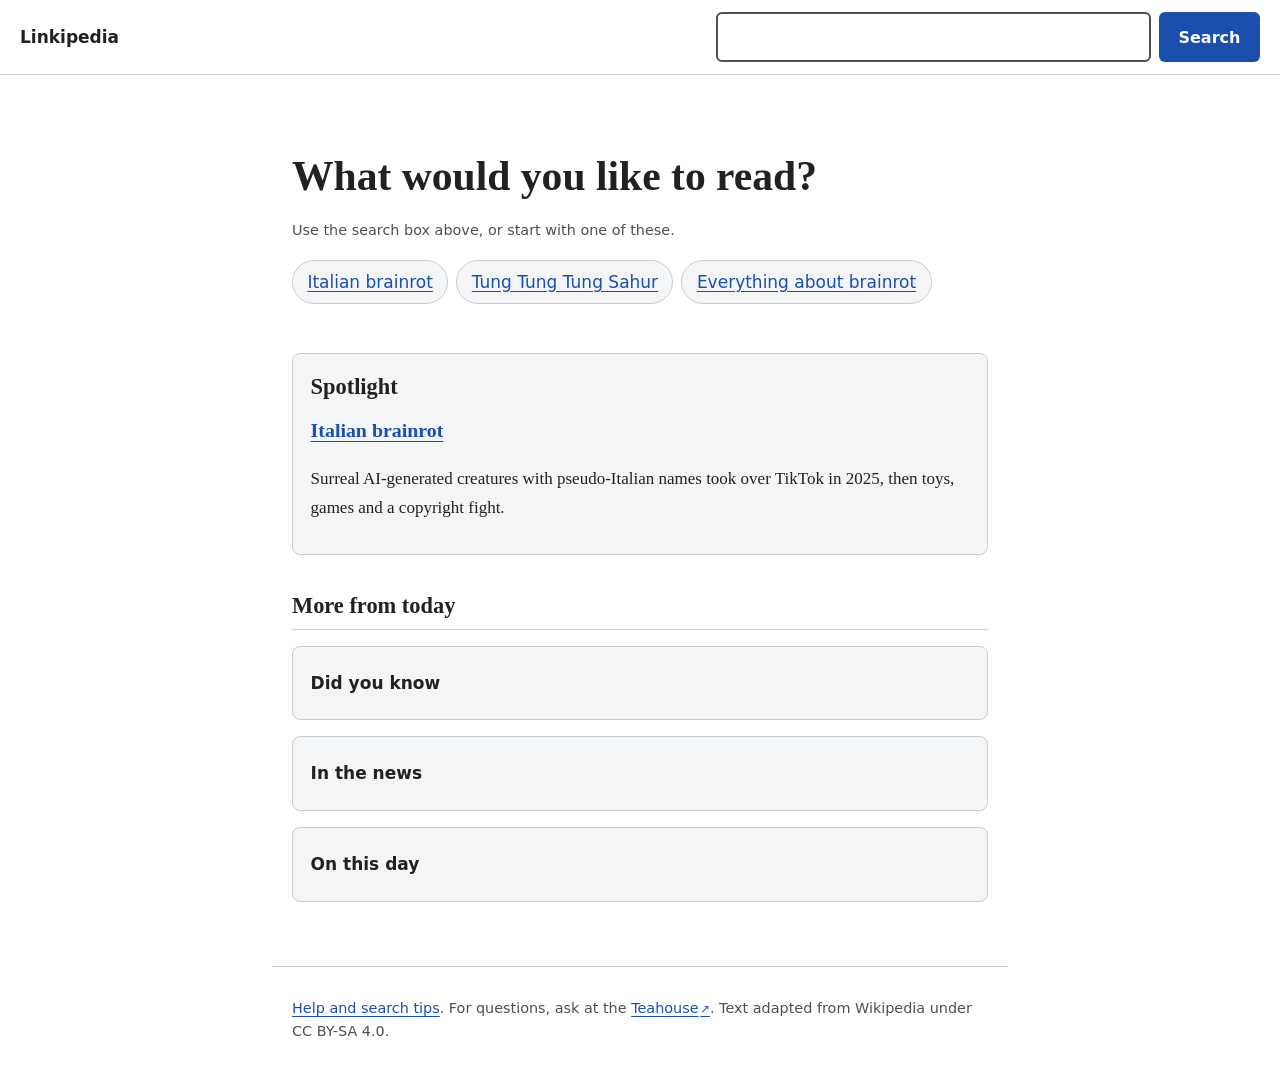
<file: index.html>
<!doctype html>
<html lang="en"><head><meta charset="utf-8"><meta name="viewport" content="width=device-width,initial-scale=1"><title>Wikipedia reading redesign</title><link rel="stylesheet" href="style.css"></head><body>
<a class="skip" href="#main">Skip to main content</a>
<header class="site"><a class="brand" href="index.html">Linkipedia</a>
<div class="sw"><form class="search" action="search.html" role="search"><label class="sr" for="q">Search articles</label><input id="q" name="q" type="search" list="sug" autocomplete="off" autocapitalize="off" spellcheck="false" enterkeyhint="search" aria-describedby="err"><datalist id="sug"></datalist><button>Search</button></form>
<p id="err" class="err" role="alert" hidden>Error: enter a title or topic to search.</p></div></header>
<main id="main" tabindex="-1">
<section class="hero"><h1>What would you like to read?</h1>
<p class="muted">Use the search box above, or start with one of these.</p>
<ul class="chips"><li><a href="italian-brainrot.html">Italian brainrot</a></li><li><a href="tung.html">Tung Tung Tung Sahur</a></li><li><a href="search.html?q=brainrot">Everything about brainrot</a></li></ul></section>
<section class="card" aria-labelledby="sp"><h2 id="sp" style="border:0;margin:0">Spotlight</h2>
<h3><a href="italian-brainrot.html">Italian brainrot</a></h3>
<p>Surreal AI-generated creatures with pseudo-Italian names took over TikTok in 2025, then toys, games and a copyright fight.</p></section>
<h2>More from today</h2>
<details><summary>Did you know</summary><ul><li>…that fried chicken was popularized in the Philippines by a Filipino born in Grenada?</li><li>…that Tropical Storm Sibyl caused mudflows on Mount Pinatubo in 1995?</li></ul></details>
<details><summary>In the news</summary><ul><li>A magnitude 7.8 earthquake strikes the southern coast of Mindanao, Philippines.</li><li>Royal Challengers Bengaluru win the Indian Premier League final.</li></ul></details>
<details><summary>On this day</summary><ul><li>1776: Virginia adopts a declaration of rights.</li><li>1981: Raiders of the Lost Ark is released.</li></ul></details>
</main>
<footer class="foot"><p><a href="help.html">Help and search tips</a>. For questions, ask at the <a href="https://en.wikipedia.org/wiki/Wikipedia:Teahouse">Teahouse</a>. Text adapted from Wikipedia under CC BY-SA 4.0.</p></footer>
<script src="app.js"></script></body></html>
</file>
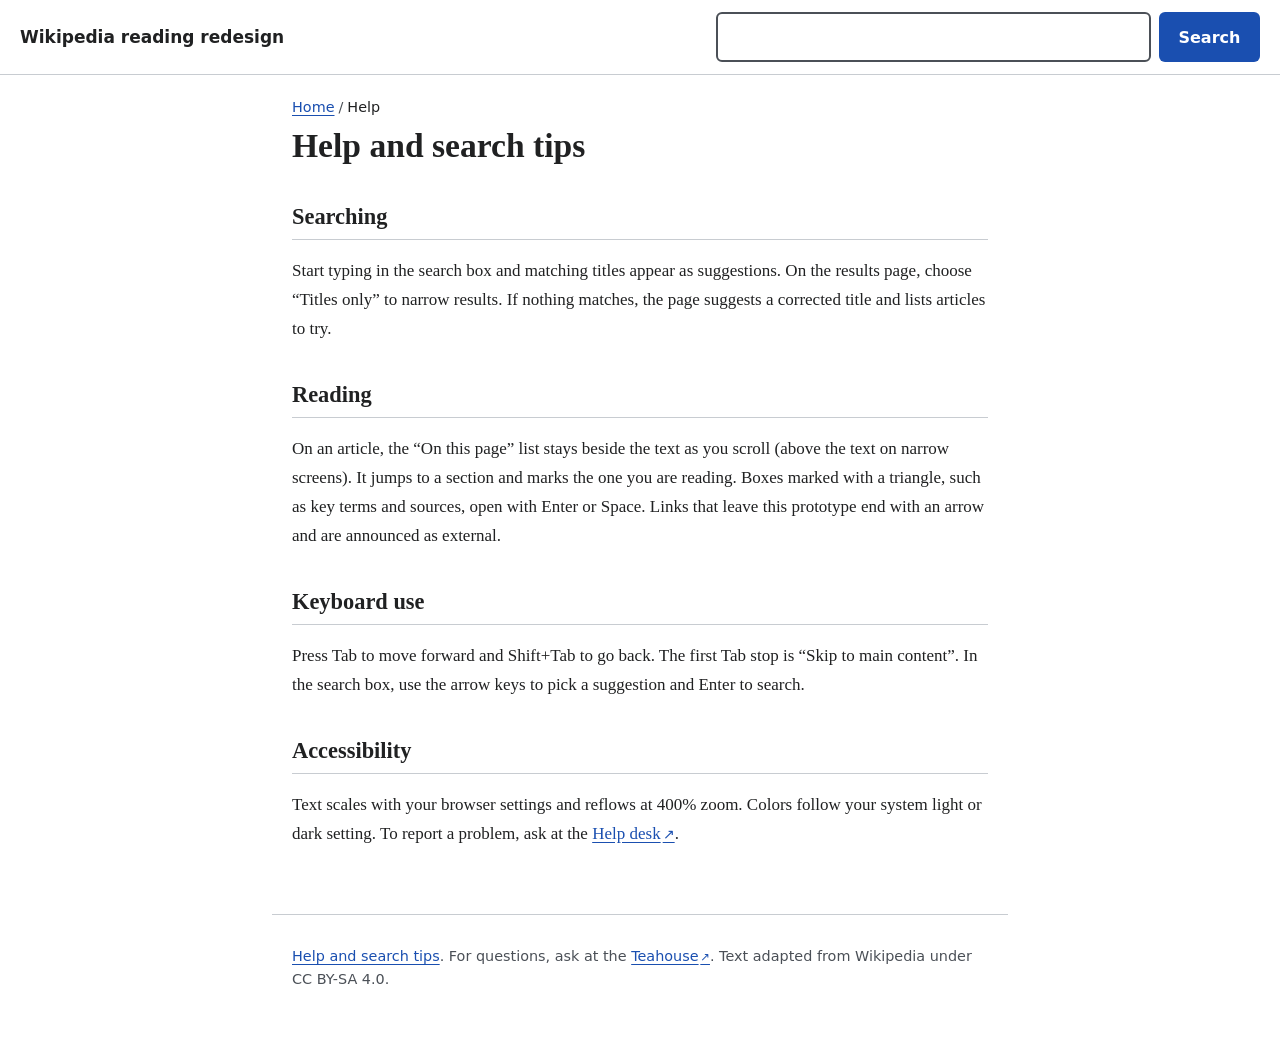
<file: help.html>
<!doctype html>
<html lang="en"><head><meta charset="utf-8"><meta name="viewport" content="width=device-width,initial-scale=1"><title>Help and search tips</title><link rel="stylesheet" href="style.css"></head><body>
<a class="skip" href="#main">Skip to main content</a>
<header class="site"><a class="brand" href="index.html">Wikipedia reading redesign</a>
<div class="sw"><form class="search" action="search.html" role="search"><label class="sr" for="q">Search articles</label><input id="q" name="q" type="search" list="sug" autocomplete="off" autocapitalize="off" spellcheck="false" enterkeyhint="search" aria-describedby="err"><datalist id="sug"></datalist><button>Search</button></form>
<p id="err" class="err" role="alert" hidden>Error: enter a title or topic to search.</p></div></header>
<main id="main" tabindex="-1">
<nav class="crumb" aria-label="Breadcrumb"><ol><li><a href="index.html">Home</a></li><li aria-current="page">Help</li></ol></nav>
<h1>Help and search tips</h1>
<h2>Searching</h2>
<p>Start typing in the search box and matching titles appear as suggestions. On the results page, choose “Titles only” to narrow results. If nothing matches, the page suggests a corrected title and lists articles to try.</p>
<h2>Reading</h2>
<p>On an article, the “On this page” list stays beside the text as you scroll (above the text on narrow screens). It jumps to a section and marks the one you are reading. Boxes marked with a triangle, such as key terms and sources, open with Enter or Space. Links that leave this prototype end with an arrow and are announced as external.</p>
<h2>Keyboard use</h2>
<p>Press Tab to move forward and Shift+Tab to go back. The first Tab stop is “Skip to main content”. In the search box, use the arrow keys to pick a suggestion and Enter to search.</p>
<h2>Accessibility</h2>
<p>Text scales with your browser settings and reflows at 400% zoom. Colors follow your system light or dark setting. To report a problem, ask at the <a href="https://en.wikipedia.org/wiki/Wikipedia:Help_desk">Help desk</a>.</p>
</main>
<footer class="foot"><p><a href="help.html">Help and search tips</a>. For questions, ask at the <a href="https://en.wikipedia.org/wiki/Wikipedia:Teahouse">Teahouse</a>. Text adapted from Wikipedia under CC BY-SA 4.0.</p></footer>
<script src="app.js"></script></body></html>
</file>
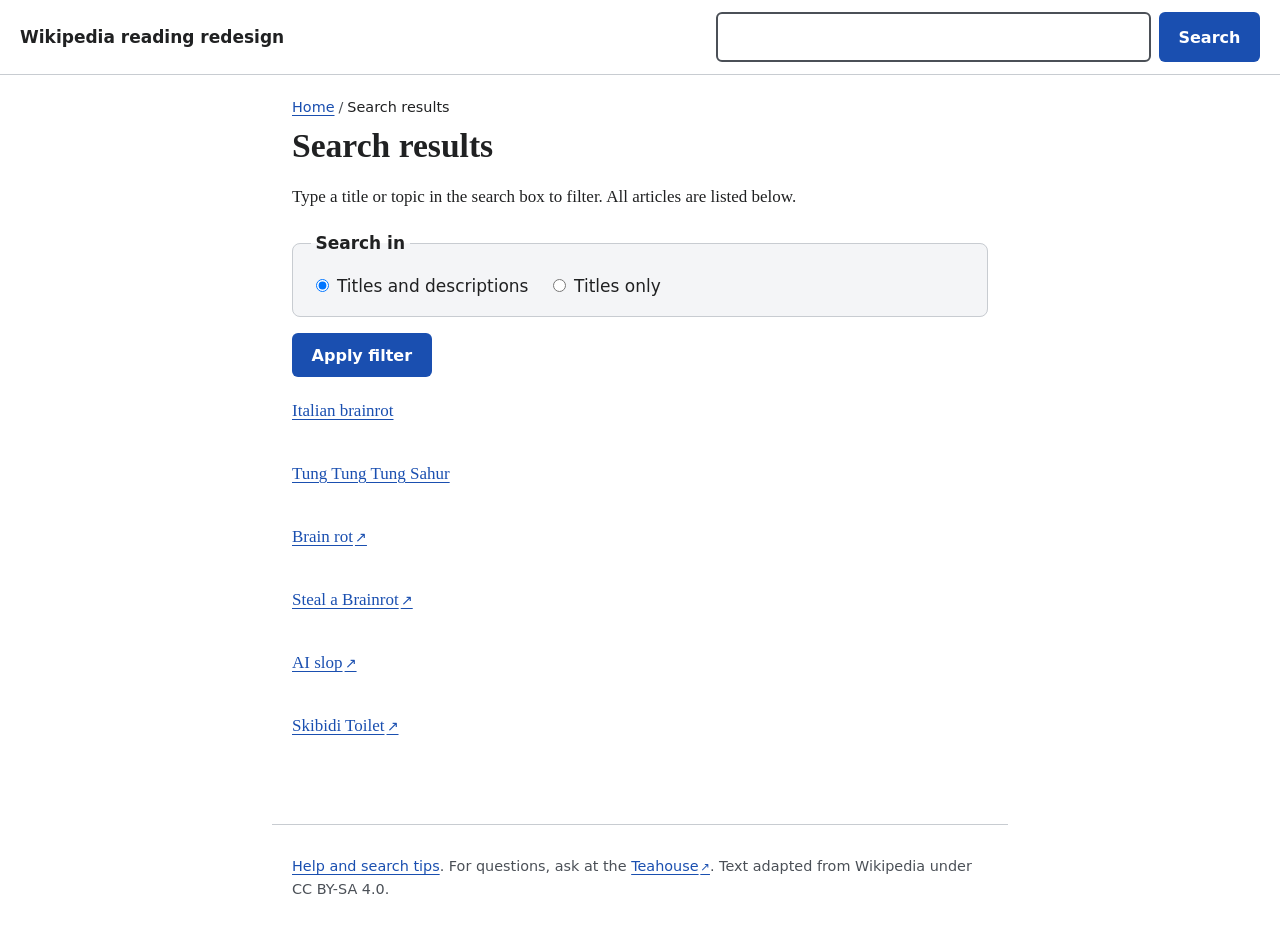
<file: search.html>
<!doctype html>
<html lang="en"><head><meta charset="utf-8"><meta name="viewport" content="width=device-width,initial-scale=1"><title>Search</title><link rel="stylesheet" href="style.css"></head><body>
<a class="skip" href="#main">Skip to main content</a>
<header class="site"><a class="brand" href="index.html">Wikipedia reading redesign</a>
<div class="sw"><form class="search" action="search.html" role="search"><label class="sr" for="q">Search articles</label><input id="q" name="q" type="search" list="sug" autocomplete="off" autocapitalize="off" spellcheck="false" enterkeyhint="search" aria-describedby="err"><datalist id="sug"></datalist><button>Search</button></form>
<p id="err" class="err" role="alert" hidden>Error: enter a title or topic to search.</p></div></header>
<main id="main" tabindex="-1">
<nav class="crumb" aria-label="Breadcrumb"><ol><li><a href="index.html">Home</a></li><li aria-current="page">Search results</li></ol></nav>
<h1>Search results</h1>
<p id="status" role="status">All articles in this prototype are listed below.</p>
<p id="clear" hidden><a href="search.html">Clear search</a></p>
<form id="refine" action="search.html"><input type="hidden" name="q" id="hq"><fieldset><legend>Search in</legend>
<label><input type="radio" name="scope" value="all" checked> Titles and descriptions</label><label><input type="radio" name="scope" value="title"> Titles only</label></fieldset><button>Apply filter</button></form>
<div id="help" hidden><p id="dym"></p>
<ul class="chips"><li><a href="italian-brainrot.html">Italian brainrot</a></li><li><a href="tung.html">Tung Tung Tung Sahur</a></li></ul><p>To get results, check the spelling, use fewer words, or try one of the titles in the search suggestions. You can also <a href="index.html">return to the home page</a>.</p></div>
<ol id="results"><li><a href="italian-brainrot.html">Italian brainrot</a></li><li><a href="tung.html">Tung Tung Tung Sahur</a></li><li><a href="https://en.wikipedia.org/wiki/Brain_rot">Brain rot</a></li><li><a href="https://en.wikipedia.org/wiki/Steal_a_Brainrot">Steal a Brainrot</a></li><li><a href="https://en.wikipedia.org/wiki/AI_slop">AI slop</a></li><li><a href="https://en.wikipedia.org/wiki/Skibidi_Toilet">Skibidi Toilet</a></li></ol>
</main>
<footer class="foot"><p><a href="help.html">Help and search tips</a>. For questions, ask at the <a href="https://en.wikipedia.org/wiki/Wikipedia:Teahouse">Teahouse</a>. Text adapted from Wikipedia under CC BY-SA 4.0.</p></footer>
<script src="app.js"></script></body></html>
</file>
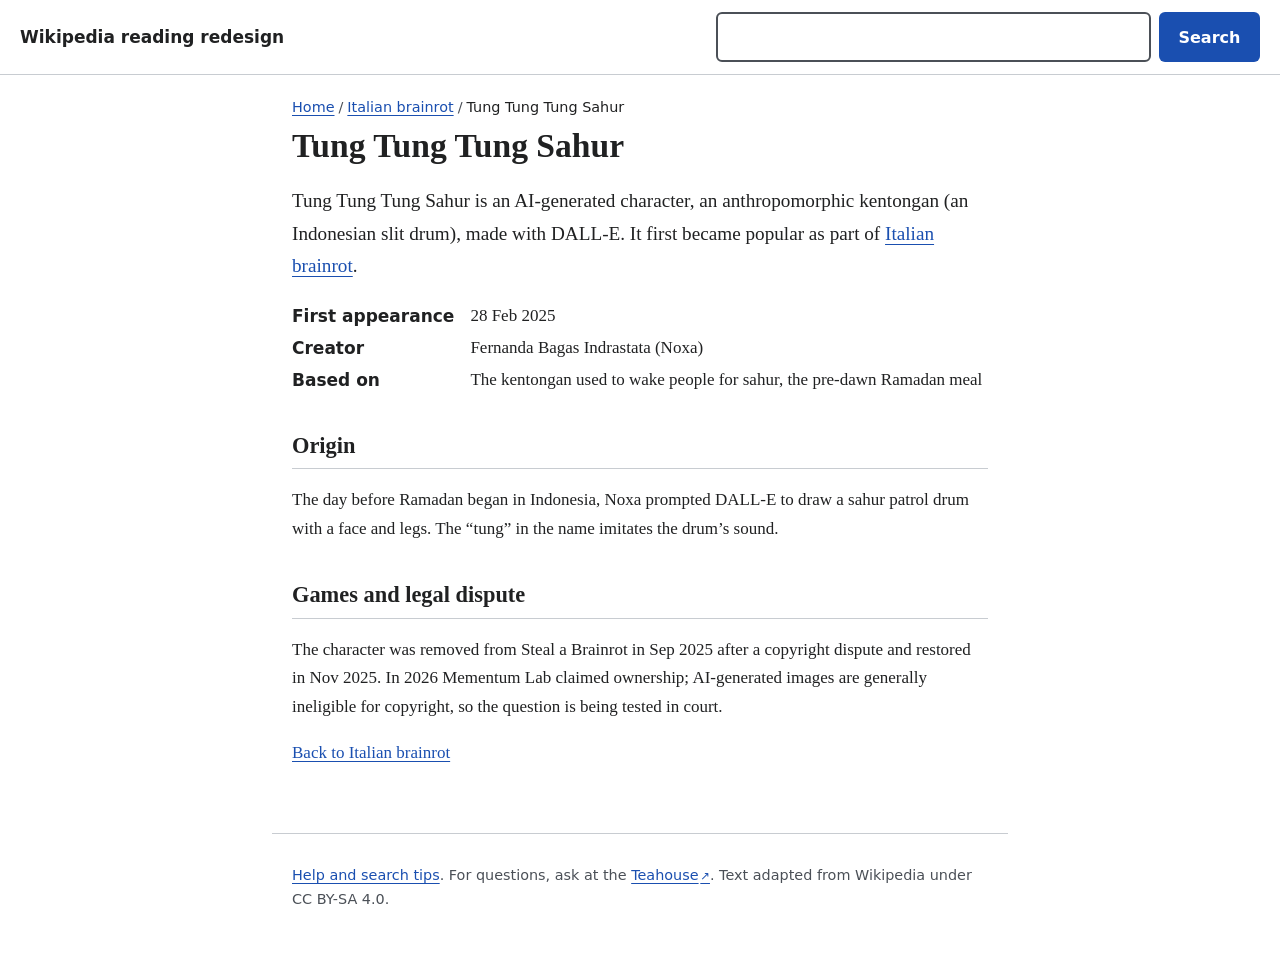
<file: tung.html>
<!doctype html>
<html lang="en"><head><meta charset="utf-8"><meta name="viewport" content="width=device-width,initial-scale=1"><title>Tung Tung Tung Sahur</title><link rel="stylesheet" href="style.css"></head><body>
<a class="skip" href="#main">Skip to main content</a>
<header class="site"><a class="brand" href="index.html">Wikipedia reading redesign</a>
<div class="sw"><form class="search" action="search.html" role="search"><label class="sr" for="q">Search articles</label><input id="q" name="q" type="search" list="sug" autocomplete="off" autocapitalize="off" spellcheck="false" enterkeyhint="search" aria-describedby="err"><datalist id="sug"></datalist><button>Search</button></form>
<p id="err" class="err" role="alert" hidden>Error: enter a title or topic to search.</p></div></header>
<main id="main" tabindex="-1">
<nav class="crumb" aria-label="Breadcrumb"><ol><li><a href="index.html">Home</a></li><li><a href="italian-brainrot.html">Italian brainrot</a></li><li aria-current="page">Tung Tung Tung Sahur</li></ol></nav>
<h1 lang="id">Tung Tung Tung Sahur</h1>
<p class="lede">Tung Tung Tung Sahur is an AI-generated character, an anthropomorphic kentongan (an Indonesian slit drum), made with DALL-E. It first became popular as part of <a href="italian-brainrot.html">Italian brainrot</a>.</p>
<dl><dt>First appearance</dt><dd><time datetime="2025-02-28">28 Feb 2025</time></dd><dt>Creator</dt><dd>Fernanda Bagas Indrastata (Noxa)</dd><dt>Based on</dt><dd>The kentongan used to wake people for sahur, the pre-dawn Ramadan meal</dd></dl>
<h2>Origin</h2>
<p>The day before Ramadan began in Indonesia, Noxa prompted DALL-E to draw a sahur patrol drum with a face and legs. The “tung” in the name imitates the drum’s sound.</p>
<h2>Games and legal dispute</h2>
<p>The character was removed from Steal a Brainrot in <time datetime="2025-09">Sep 2025</time> after a copyright dispute and restored in <time datetime="2025-11">Nov 2025</time>. In 2026 Mementum Lab claimed ownership; AI-generated images are generally ineligible for copyright, so the question is being tested in court.</p>
<p><a href="italian-brainrot.html">Back to Italian brainrot</a></p>
</main>
<footer class="foot"><p><a href="help.html">Help and search tips</a>. For questions, ask at the <a href="https://en.wikipedia.org/wiki/Wikipedia:Teahouse">Teahouse</a>. Text adapted from Wikipedia under CC BY-SA 4.0.</p></footer>
<script src="app.js"></script></body></html>
</file>
<file: style.css>
:root{--bg:#fff;--fg:#202122;--mu:#4b5057;--ln:#1a4fb0;--sf:#f4f5f7;--bd:#c8ccd1}
@media(prefers-color-scheme:dark){:root{--bg:#111418;--fg:#eceef1;--mu:#b4bac3;--ln:#8ab4ff;--sf:#1a1f26;--bd:#3a414b}}
*{box-sizing:border-box}
body{margin:0;background:var(--bg);color:var(--fg);font:1.0625rem/1.7 Georgia,"Times New Roman",serif}
a{color:var(--ln);text-underline-offset:.2em}
:focus-visible{outline:3px solid var(--ln);outline-offset:2px;border-radius:2px}
.sr{position:absolute;width:1px;height:1px;overflow:hidden;clip:rect(0 0 0 0);white-space:nowrap}
.skip{position:absolute;left:-999px;top:0;background:var(--bg);padding:.6rem 1rem;z-index:9;font-family:system-ui,sans-serif}
.skip:focus{left:0}
.site,button,summary,.muted,.chips,legend,dt{font-family:system-ui,sans-serif}
.site{display:flex;flex-wrap:wrap;gap:.75rem 1.5rem;align-items:center;justify-content:space-between;padding:.75rem 1.25rem;border-bottom:1px solid var(--bd)}
.brand{font-weight:700;text-decoration:none;color:var(--fg)}
.search{display:flex;gap:.5rem;flex:1 1 18rem;max-width:34rem}
input[type=search]{flex:1;min-width:0;font:inherit;padding:.55rem .75rem;border:2px solid var(--mu);border-radius:6px;background:var(--bg);color:var(--fg)}
button{font-size:1rem;font-weight:600;padding:.55rem 1.1rem;border:0;border-radius:6px;background:var(--ln);color:var(--bg);cursor:pointer}
main{max-width:46rem;margin:0 auto;padding:1.5rem 1.25rem 3rem}
h1{font-size:2.1rem;line-height:1.2;margin:.3em 0 .4em}
h2{font-size:1.4rem;margin:2rem 0 .5rem;padding-bottom:.2rem;border-bottom:1px solid var(--bd)}
h3{margin:.3rem 0}
.hero{padding:2.5rem 0 1rem}
.hero h1{font-size:2.6rem}
.hero .big{display:flex;gap:.5rem;margin:1rem 0}
.hero .big input{font-size:1.25rem;padding:.8rem 1rem}
.lede{font-size:1.2rem}
.muted{color:var(--mu);font-size:.9rem}
.chips{display:flex;flex-wrap:wrap;gap:.5rem;padding:0;list-style:none}
.chips a{display:inline-block;padding:.4rem .9rem;border:1px solid var(--bd);border-radius:2rem;background:var(--sf)}
.card,details,fieldset{background:var(--sf);border:1px solid var(--bd);border-radius:8px;padding:.9rem 1.1rem;margin:1rem 0}
summary{cursor:pointer;font-weight:600}
.grid{display:grid;grid-template-columns:repeat(auto-fit,minmax(14rem,1fr));gap:1rem;padding:0;list-style:none}
.grid li{background:var(--sf);border:1px solid var(--bd);border-radius:8px;padding:.8rem}
.grid img{width:100%;height:auto;border-radius:6px;display:block;margin-bottom:.4rem}
.toc{font-family:system-ui,sans-serif;font-size:.95rem}
.toc ul{display:flex;flex-wrap:wrap;gap:.3rem 1.2rem;padding:0;list-style:none}
dl{display:grid;grid-template-columns:max-content 1fr;gap:.2rem 1rem;margin:1rem 0}
dt{font-weight:600}dd{margin:0}
#results{list-style:none;padding:0}
#results li{margin:1.2rem 0}
legend{font-weight:600;padding:0 .3rem}
fieldset label{margin-right:1.2rem;font-family:system-ui,sans-serif}

:root{--er:#b3261e}
@media(prefers-color-scheme:dark){:root{--er:#ff9c94}}
html{color-scheme:light dark}
@media(prefers-reduced-motion:no-preference){html{scroll-behavior:smooth}}
main:focus{outline:none}
.sw{flex:1 1 18rem;max-width:34rem}.search{flex:none;max-width:none}
.err{color:var(--er);font:600 .95rem system-ui,sans-serif;margin:.3rem 0 0}
button{border:2px solid transparent;min-height:44px}
input[type=search]{min-height:44px}
summary{min-height:44px;display:flex;align-items:center}
.chips a{display:inline-flex;align-items:center;min-height:44px}
.toc a{display:inline-block;padding:.6rem .2rem}
.toc a[aria-current]{font-weight:700;text-decoration-thickness:3px}
.crumb ol{display:flex;flex-wrap:wrap;gap:.25rem;padding:0;margin:0 0 .5rem;list-style:none;font:.9rem system-ui,sans-serif}
.crumb li+li::before{content:"/";content:"/"/"";margin-right:.25rem;color:var(--mu)}
.foot{border-top:1px solid var(--bd);max-width:46rem;margin:0 auto;padding:1rem 1.25rem 2rem;font:.9rem/1.6 system-ui,sans-serif;color:var(--mu)}
.best{font:600 .8rem system-ui,sans-serif;border:1px solid var(--mu);border-radius:4px;padding:0 .35rem;margin-left:.5rem}
a.ext::after{content:"\2197";content:"\2197"/"";font-size:.8em;margin-left:.15em}
#results li{min-height:44px}

h2{scroll-margin-top:1rem}
.toc-t{margin:0 0 .25rem;font-weight:700}
@media(min-width:60rem){
main.wide{max-width:68rem;display:grid;grid-template-columns:14rem minmax(0,44rem);column-gap:3rem}
.wide>*{grid-column:2}
.wide>.toc{grid-column:1;grid-row:1/span 40;position:sticky;top:1rem;align-self:start;max-height:calc(100vh - 2rem);overflow-y:auto;padding-top:.5rem}
.wide .toc ul{display:block;margin:0}
.wide .toc a{display:block;padding:.5rem .75rem;border-left:3px solid var(--bd);text-decoration:none}
.wide .toc a:hover{text-decoration:underline}
.wide .toc a[aria-current]{border-left-color:var(--ln);background:var(--sf);font-weight:700}
}
</file>
